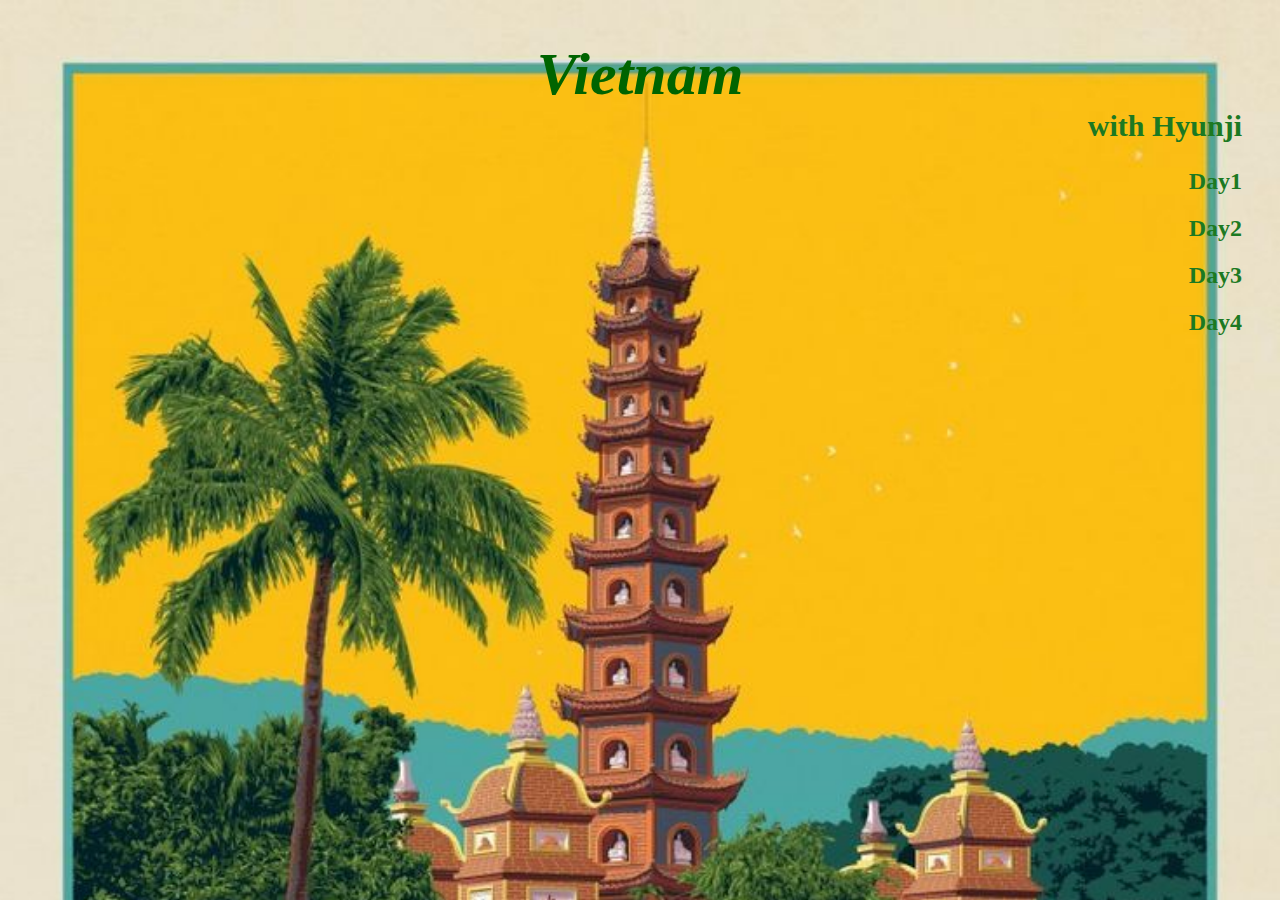
<file: index.html>
<!DOCTYPE html>
<html lang="en">
<head>
    <meta charset="UTF-8">
    <title>Vietnam Travel</title>
    <link rel="stylesheet" href="bt.css">
</head>
<body>

<h1>Vietnam</h1>
<h2 id="hyunji"><a href="hyunji.html">with Hyunji</a></h2>
<div>
<h2><a href="day1.html">Day1</a></h2>
<h2><a href="day2.html">Day2</a></h2>
<h2><a href="day3.html">Day3</a></h2>
<h2><a href="day4.html">Day4</a></h2>
</div>
</body>
</html>
</file>
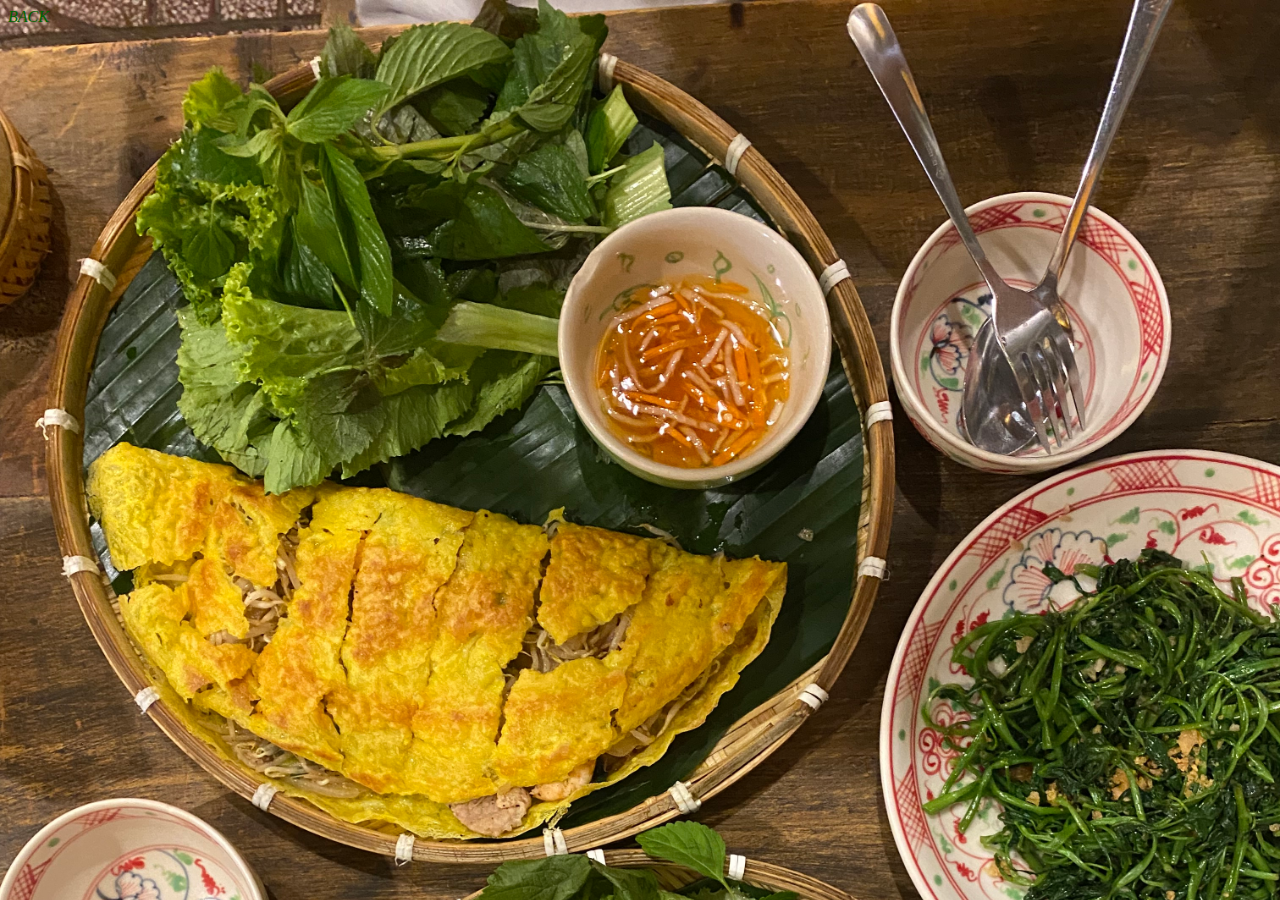
<file: day1.html>
<!DOCTYPE html>
<html lang="en">
<head>
    <meta charset="UTF-8">
    <meta name="viewport" content="width=device-width, initial-scale=1.0">
    <title>Document</title>
    <style>
        body{
            background-image: url(day1.jpeg);
            background-repeat: no-repeat;
            background-size: cover;
        }
        a{
            text-decoration: none;
            color: darkgreen;
            font-style: italic;
        }
    </style>
</head>
<body>
    <li><a href="index.html">BACK</a></li>
</body>
</html>
</file>
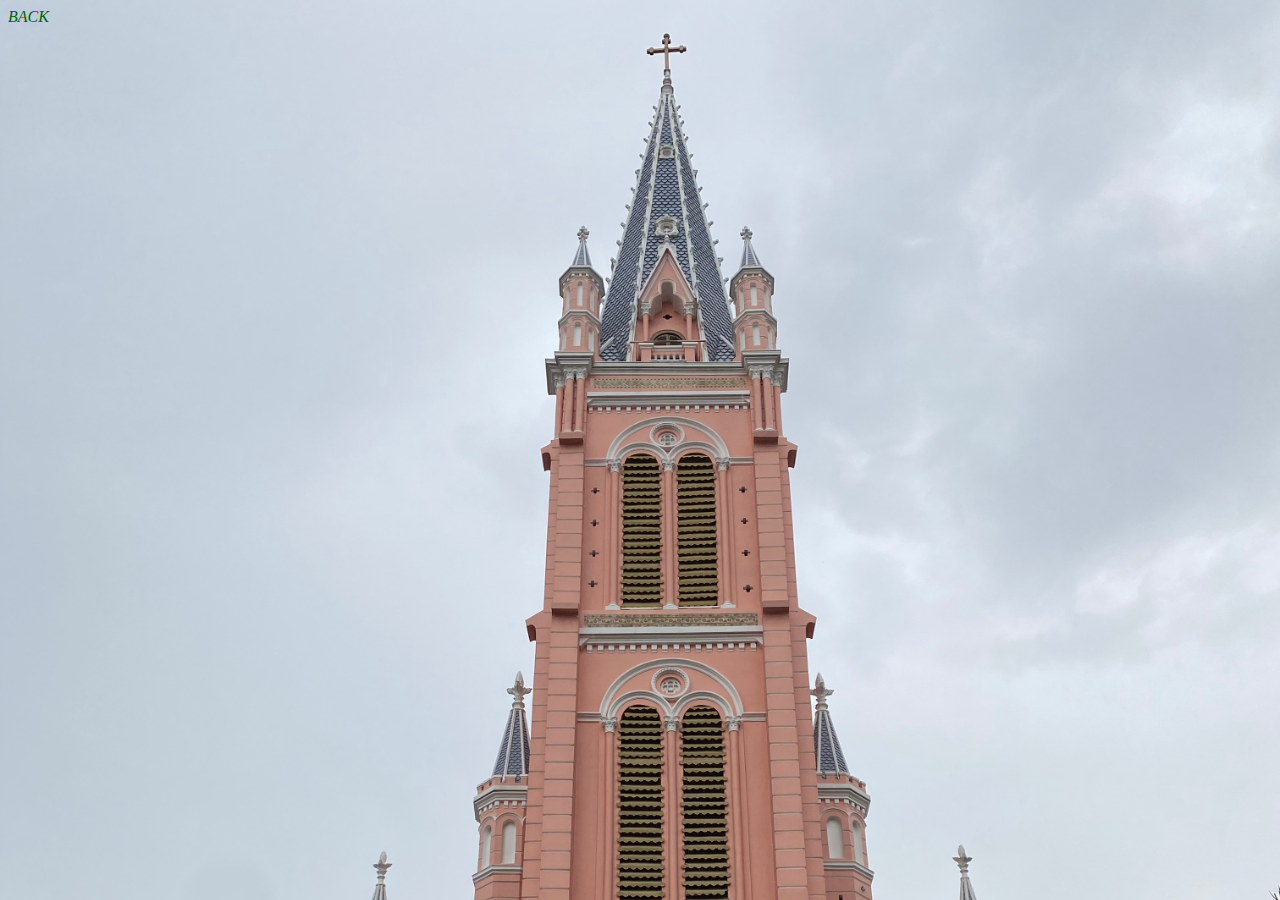
<file: day2.html>
<!DOCTYPE html>
<html lang="en">
<head>
    <meta charset="UTF-8">
    <meta name="viewport" content="width=device-width, initial-scale=1.0">
    <title>Document</title>
    <style>
        body{
            background-image: url(day2.jpeg);
            background-repeat: no-repeat;
            background-size: cover;
        }
        a{
            text-decoration: none;
            color: darkgreen;
            font-style: italic;
        }
    </style>
</head>
<body>
    <li><a href="index.html">BACK</a></li>
</body>
</html>
</file>
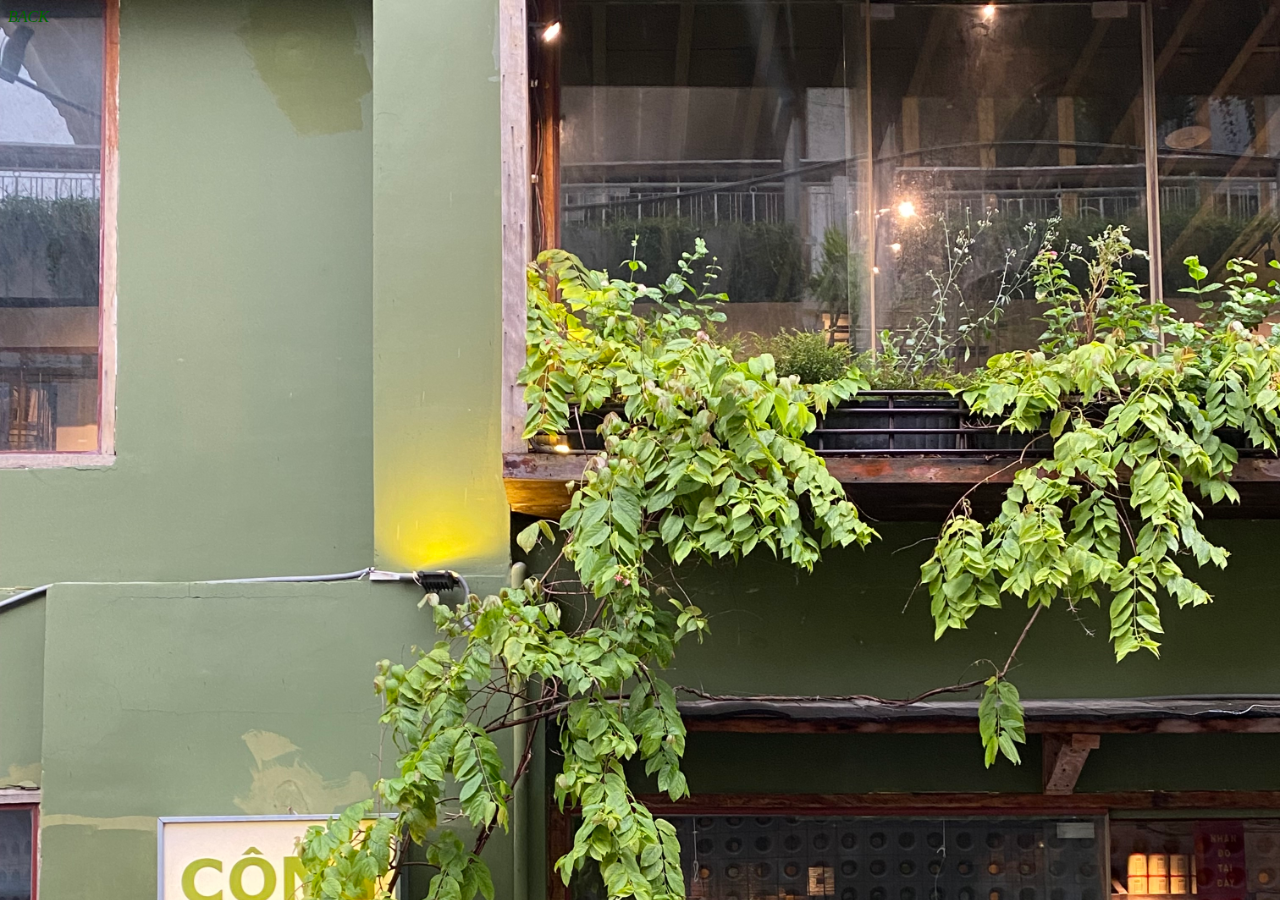
<file: day3.html>
<!DOCTYPE html>
<html lang="en">
<head>
    <meta charset="UTF-8">
    <meta name="viewport" content="width=device-width, initial-scale=1.0">
    <title>Document</title>
    <style>
        body{
            background-image: url(day3.jpeg);
            background-repeat: no-repeat;
            background-size: cover;
        }
        a{
            text-decoration: none;
            color: darkgreen;
            font-style: italic;
        }
    </style>
</head>
<body>
    <li><a href="index.html">BACK</a></li>
</body>
</html>
</file>
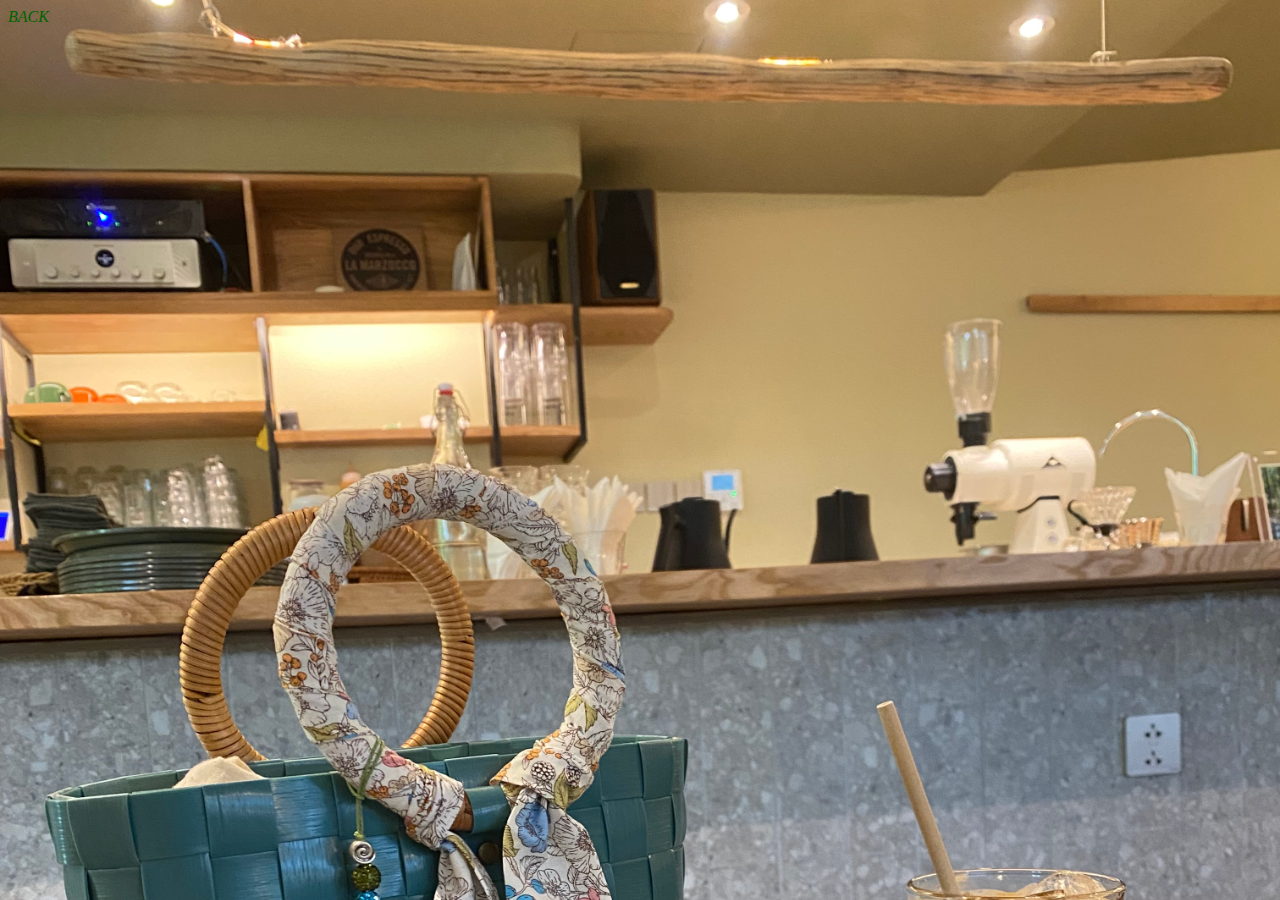
<file: day4.html>
<!DOCTYPE html>
<html lang="en">
<head>
    <meta charset="UTF-8">
    <meta name="viewport" content="width=device-width, initial-scale=1.0">
    <title>Document</title>
    <style>
        body{
            background-image: url(day4.jpeg);
            background-repeat: no-repeat;
            background-size: cover;
        }
        a{
            text-decoration: none;
            color: darkgreen;
            font-style: italic;
        }
    </style>
</head>
<body>
    <li><a href="index.html">BACK</a></li>
</body>
</html>
</file>
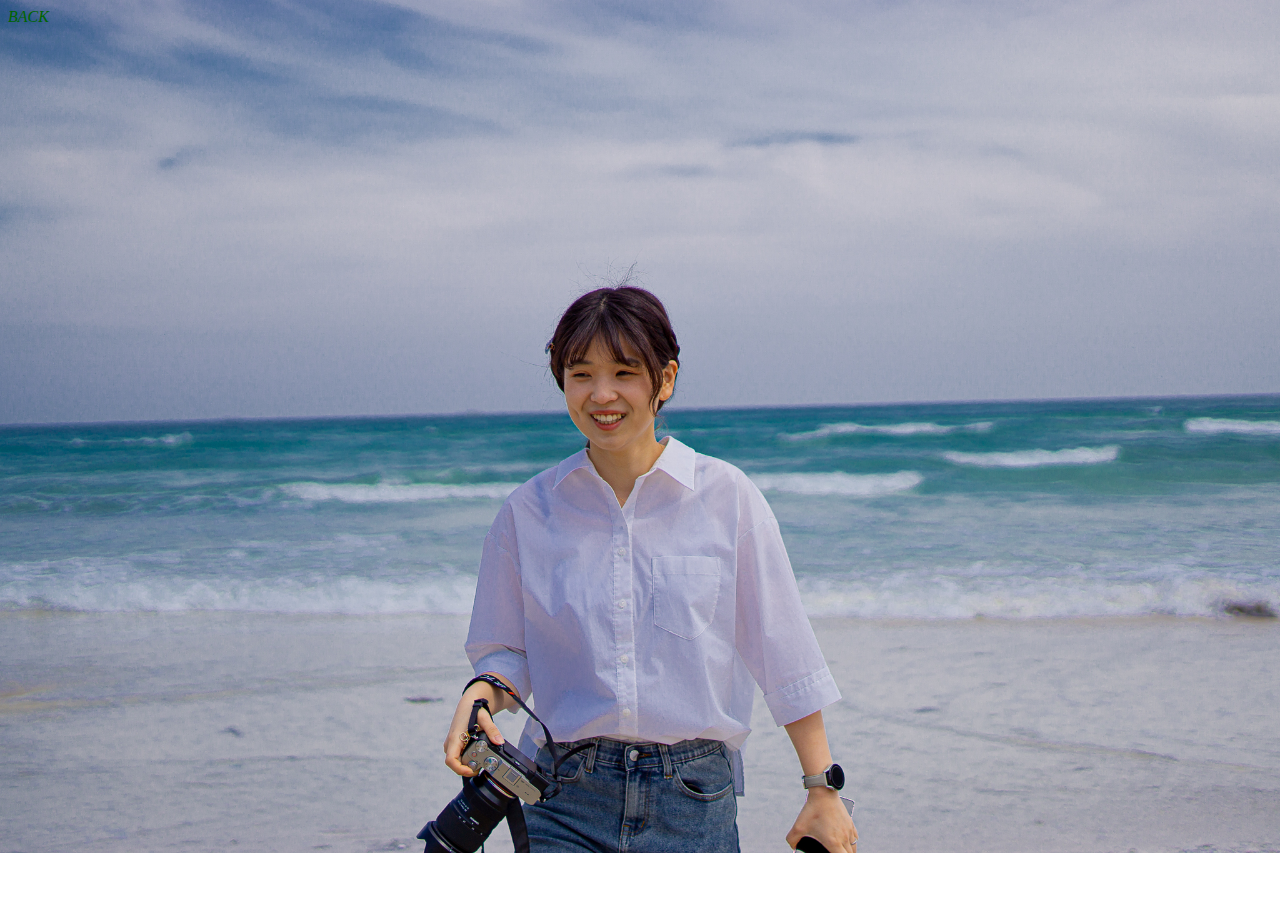
<file: hyunji.html>
<!DOCTYPE html>
<html lang="en">
<head>
    <meta charset="UTF-8">
    <meta name="viewport" content="width=device-width, initial-scale=1.0">
    <title>hyunji</title>
    <style>
        body{
            background-image: url(h.jpg);
            background-repeat: no-repeat;
            background-size: cover;
        }
        a{
            text-decoration: none;
            color: darkgreen;
            font-style: italic;
        }
    </style>
</head>
<body>
    <li><a href="index.html">BACK</a></li>
</body>
</html>
</file>
<file: bt.css>
body{
    background-image: url(v.jpg);
    background-repeat: no-repeat;
    background-size: cover;
}
h1{
    text-align: center;
    font-size: 60px;
    font-style: italic;
    color: darkgreen;
    padding: 0;
    margin-bottom:0;
}
#hyunji{
    text-align: right;
    color: rgb(5, 78, 5);
    margin-top: 0;
    font-size: 30px;
    padding-right: 30px;
}
a{
    text-decoration: none;
    color: rgb(28, 121, 34);
}
h2{
    text-align: right;
    padding-right: 30px;
}
</file>
